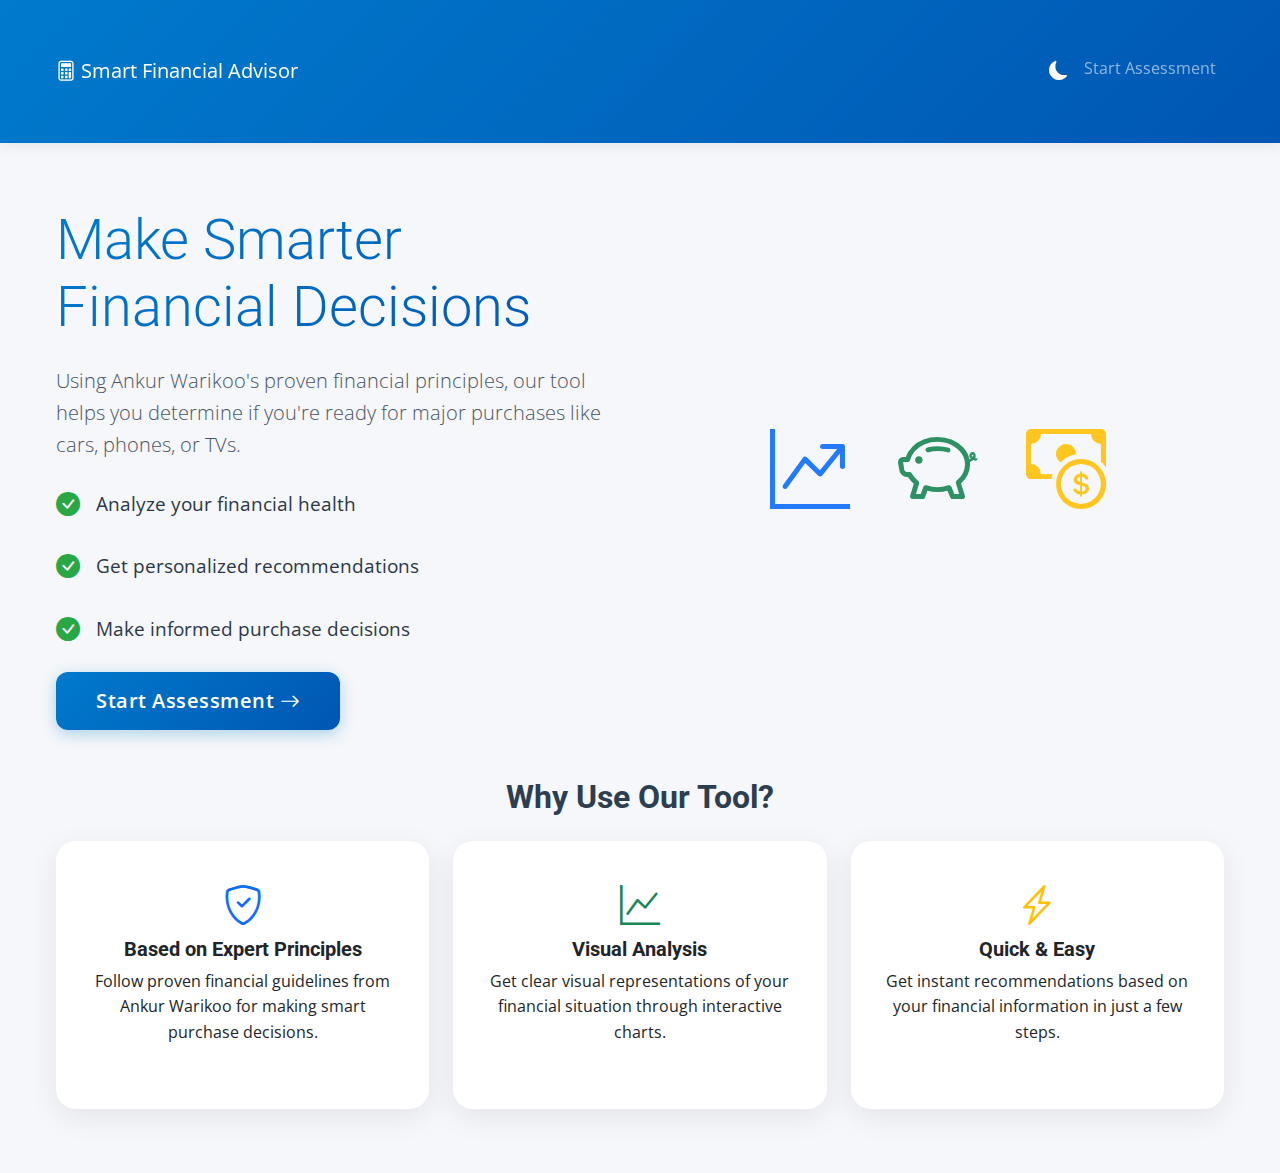
<file: index.html>
<!DOCTYPE html>
<html lang="en">
<head>
    <meta charset="UTF-8">
    <meta name="viewport" content="width=device-width, initial-scale=1.0">
    <title>Smart Financial Advisor - Make Better Financial Decisions</title>
    <link href="https://fonts.googleapis.com/css2?family=Roboto:wght@400;500;700&family=Open+Sans:wght@400;600;700&display=swap" rel="stylesheet">
    <link href="https://cdn.jsdelivr.net/npm/bootstrap@5.1.3/dist/css/bootstrap.min.css" rel="stylesheet">
    <link rel="stylesheet" href="https://cdn.jsdelivr.net/npm/bootstrap-icons@1.8.1/font/bootstrap-icons.css">
    <link rel="stylesheet" href="styles.css">
</head>
<body>
    <nav class="navbar navbar-expand-lg navbar-dark">
        <div class="container">
            <a class="navbar-brand" href="/"><i class="bi bi-calculator"></i> Smart Financial Advisor</a>
            <button class="navbar-toggler" type="button" data-bs-toggle="collapse" data-bs-target="#navbarNav">
                <span class="navbar-toggler-icon"></span>
            </button>
            <div class="collapse navbar-collapse" id="navbarNav">
                <ul class="navbar-nav ms-auto">
                    <li class="nav-item">
                        <button onclick="toggleTheme()" class="theme-toggle nav-link">
                            <i id="themeIcon" class="bi bi-moon-fill"></i>
                        </button>
                    </li>
                    <li class="nav-item">
                        <a class="nav-link" href="/main.html">Start Assessment</a>
                    </li>
                </ul>
            </div>
        </div>
    </nav>

    <div class="container landing-container">
        <div class="row align-items-center min-vh-75">
            <div class="col-md-6">
                <h1 class="display-4 mb-4">Make Smarter Financial Decisions</h1>
                <p class="lead mb-4">Using Ankur Warikoo's proven financial principles, our tool helps you determine if you're ready for major purchases like cars, phones, or TVs.</p>
                <div class="features mb-4">
                    <div class="feature-item">
                        <i class="bi bi-check-circle-fill"></i>
                        <span>Analyze your financial health</span>
                    </div>
                    <div class="feature-item">
                        <i class="bi bi-check-circle-fill"></i>
                        <span>Get personalized recommendations</span>
                    </div>
                    <div class="feature-item">
                        <i class="bi bi-check-circle-fill"></i>
                        <span>Make informed purchase decisions</span>
                    </div>
                </div>
                <a href="main.html" class="btn btn-primary btn-lg">
                    Start Assessment <i class="bi bi-arrow-right"></i>
                </a>
            </div>
            <div class="col-md-6">
                <div class="landing-illustration">
                    <i class="bi bi-graph-up-arrow text-primary"></i>
                    <i class="bi bi-piggy-bank text-success"></i>
                    <i class="bi bi-cash-coin text-warning"></i>
                </div>
            </div>
        </div>

        <div class="row mt-5">
            <div class="col-12 text-center">
                <h2 class="mb-4">Why Use Our Tool?</h2>
            </div>
            <div class="col-md-4">
                <div class="card h-100">
                    <div class="card-body text-center">
                        <i class="bi bi-shield-check text-primary mb-3" style="font-size: 2.5rem;"></i>
                        <h5 class="card-title">Based on Expert Principles</h5>
                        <p class="card-text">Follow proven financial guidelines from Ankur Warikoo for making smart purchase decisions.</p>
                    </div>
                </div>
            </div>
            <div class="col-md-4">
                <div class="card h-100">
                    <div class="card-body text-center">
                        <i class="bi bi-graph-up text-success mb-3" style="font-size: 2.5rem;"></i>
                        <h5 class="card-title">Visual Analysis</h5>
                        <p class="card-text">Get clear visual representations of your financial situation through interactive charts.</p>
                    </div>
                </div>
            </div>
            <div class="col-md-4">
                <div class="card h-100">
                    <div class="card-body text-center">
                        <i class="bi bi-lightning-charge text-warning mb-3" style="font-size: 2.5rem;"></i>
                        <h5 class="card-title">Quick & Easy</h5>
                        <p class="card-text">Get instant recommendations based on your financial information in just a few steps.</p>
                    </div>
                </div>
            </div>
        </div>
    </div>

    <script src="https://cdn.jsdelivr.net/npm/bootstrap@5.1.3/dist/js/bootstrap.bundle.min.js"></script>
    <script src="theme.js"></script>
</body>
</html>
</file>
<file: styles.css>
/* Theme Variables */
:root[data-theme="light"] {
    --bg-color: #f5f7fa;
    --text-color: #333333;
    --heading-color: #2c3e50;
    --card-bg: #ffffff;
    --border-color: #e9ecef;
    --shadow-color: rgba(0, 0, 0, 0.08);
    --input-bg: #ffffff;
    --hover-bg: #f8f9fa;
}

:root[data-theme="dark"] {
    --bg-color: #1a1f24;
    --text-color: #e1e7ef;
    --heading-color: #ffffff;
    --card-bg: #242a32;
    --border-color: #2d353f;
    --shadow-color: rgba(0, 0, 0, 0.2);
    --input-bg: #1e242c;
    --hover-bg: #2a3138;
}

/* Typography */
body {
    font-family: 'Open Sans', sans-serif;
    color: var(--text-color);
    background-color: var(--bg-color);
    line-height: 1.6;
    transition: background-color 0.3s ease, color 0.3s ease;
}

h1, h2, h3, h4, h5, h6 {
    font-family: 'Roboto', sans-serif;
    color: var(--heading-color);
    font-weight: 700;
}

/* Navbar */
.navbar {
    box-shadow: 0 2px 15px var(--shadow-color);
    background: linear-gradient(135deg, #007ACC 0%, #0056b3 100%) !important;
    padding: 1rem 0;
    position: sticky;
    top: 0;
    z-index: 1000;
}

/* Theme Toggle Button */
.theme-toggle {
    background: none;
    border: none;
    color: white;
    font-size: 1.2rem;
    padding: 0.5rem;
    cursor: pointer;
    transition: transform 0.3s ease;
}

.theme-toggle:hover {
    transform: scale(1.1);
}

/* Container and Layout */
.container {
    max-width: 1200px;
    padding: 2rem 1rem;
}

/* Landing Page Styles */
.landing-container {
    padding: 4rem 1rem;
}

.landing-container h1 {
    font-size: 3.5rem;
    line-height: 1.2;
    margin-bottom: 1.5rem;
    background: linear-gradient(135deg, #007ACC 0%, #0056b3 100%);
    -webkit-background-clip: text;
    -webkit-text-fill-color: transparent;
    animation: fadeInUp 0.8s ease-out;
}

.landing-container .lead {
    font-size: 1.25rem;
    color: #4a5568;
    margin-bottom: 2rem;
    animation: fadeInUp 1s ease-out;
}

.feature-item {
    display: flex;
    align-items: center;
    gap: 1rem;
    margin-bottom: 1.5rem;
    font-size: 1.2rem;
    color: #2d3748;
    animation: fadeInUp 1.2s ease-out;
}

.feature-item i {
    font-size: 1.5rem;
    color: #28A745;
}

.landing-illustration {
    display: flex;
    justify-content: center;
    align-items: center;
    gap: 3rem;
    padding: 3rem;
    animation: fadeIn 1.5s ease-out;
}

.landing-illustration i {
    font-size: 5rem;
    opacity: 0.9;
    transition: all 0.3s ease;
}

.landing-illustration i:hover {
    transform: scale(1.1);
    opacity: 1;
}

/* Progress Bar */
.progress {
    height: 12px;
    border-radius: 6px;
    background-color: var(--border-color);
    margin: 2rem 0;
    box-shadow: inset 0 1px 2px rgba(0, 0, 0, 0.1);
    overflow: hidden;
}

.progress-bar {
    background: linear-gradient(to right, #007ACC, #00a8ff);
    transition: width 0.8s ease-in-out;
    position: relative;
    overflow: hidden;
}

.progress-bar::after {
    content: '';
    position: absolute;
    top: 0;
    left: -100%;
    width: 100%;
    height: 100%;
    background: linear-gradient(90deg, transparent, rgba(255,255,255,0.2), transparent);
    animation: shimmer 2s infinite;
}

/* Cards */
.card {
    border: none;
    border-radius: 20px;
    box-shadow: 0 8px 30px var(--shadow-color);
    transition: transform 0.3s ease, box-shadow 0.3s ease;
    margin-bottom: 2rem;
    background: var(--card-bg);
    overflow: hidden;
}

.card:hover {
    transform: translateY(-5px);
    box-shadow: 0 12px 40px var(--shadow-color);
}

.card-header {
    background: var(--card-bg);
    border-bottom: 1px solid var(--border-color);
    padding: 1.5rem 2rem;
    border-radius: 20px 20px 0 0 !important;
}

.card-header h4 {
    font-size: 1.5rem;
    margin: 0;
    display: flex;
    align-items: center;
    gap: 0.75rem;
}

.card-header i {
    font-size: 1.8rem;
    color: #007ACC;
}

.card-body {
    padding: 2rem;
}

/* Form Controls */
.form-label {
    font-weight: 600;
    color: var(--heading-color);
    margin-bottom: 0.75rem;
    font-size: 1.1rem;
}

.form-control, .form-select {
    border: 2px solid var(--border-color);
    border-radius: 12px;
    padding: 0.875rem 1.25rem;
    font-size: 1rem;
    transition: all 0.3s ease;
    box-shadow: 0 2px 4px rgba(0, 0, 0, 0.02);
    background-color: var(--input-bg);
    color: var(--text-color);
}

.form-control:focus, .form-select:focus {
    border-color: #007ACC;
    box-shadow: 0 0 0 4px rgba(0, 122, 204, 0.15);
    background-color: var(--input-bg);
    color: var(--text-color);
}

.input-group {
    border-radius: 12px;
    overflow: hidden;
}

.input-group-text {
    background-color: var(--hover-bg);
    border: 2px solid var(--border-color);
    padding: 0.875rem 1.25rem;
    color: var(--text-color);
    font-weight: 600;
    min-width: 3.5rem;
    justify-content: center;
}

/* Buttons */
.btn {
    padding: 0.875rem 2.5rem;
    font-weight: 600;
    border-radius: 12px;
    transition: all 0.3s ease;
    letter-spacing: 0.5px;
    position: relative;
    overflow: hidden;
}

.btn-primary {
    background: linear-gradient(135deg, #007ACC 0%, #0056b3 100%);
    border: none;
    box-shadow: 0 4px 15px rgba(0, 122, 204, 0.3);
}

.btn-primary:hover {
    background: linear-gradient(135deg, #0056b3 0%, #003d80 100%);
    transform: translateY(-2px);
    box-shadow: 0 6px 20px rgba(0, 122, 204, 0.4);
}

.btn-secondary {
    background: #6c757d;
    border: none;
    box-shadow: 0 4px 15px rgba(108, 117, 125, 0.3);
}

.btn-secondary:hover {
    transform: translateY(-2px);
    box-shadow: 0 6px 20px rgba(108, 117, 125, 0.4);
}

/* Results Section */
.result-card {
    border-radius: 15px;
    padding: 2rem;
    margin-bottom: 2rem;
    background-color: var(--card-bg);
    background: bottom !important;
    border-left: 6px solid;
    box-shadow: 0 5px 20px var(--shadow-color);
    transition: transform 0.3s ease;
}

.result-card:hover {
    transform: translateX(5px);
}

.result-positive {
    border-left-color: #28A745;
    background: linear-gradient(to right, #f8fff9, #fff);
}

.result-warning {
    border-left-color: #FFC107;
    background: linear-gradient(to right, #fffcf5, #fff);
}

.result-negative {
    border-left-color: #DC3545;
    background: linear-gradient(to right, #fff8f8, #fff);
}

.list-group-item {
    padding: 1.25rem 1.5rem;
    border: 1px solid var(--border-color);
    background: var(--card-bg);
    transition: all 0.3s ease;
    color: var(--text-color);
}

.list-group-item:hover {
    background: var(--hover-bg);
}

/* Charts */
canvas {
    margin: 1.5rem 0;
    max-width: 100%;
    height: 300px !important;
}

.card .card-body canvas {
    margin: 0;
}

/* Home Button */
.home-btn {
    position: fixed;
    bottom: 2rem;
    right: 2rem;
    z-index: 1000;
    padding: 0.875rem 1.75rem;
    border-radius: 50px;
    box-shadow: 0 4px 15px rgba(0, 0, 0, 0.15);
    transition: all 0.3s ease;
    background: var(--card-bg);
    color: #007ACC;
}

.home-btn:hover {
    transform: translateY(-2px);
    box-shadow: 0 6px 20px rgba(0, 0, 0, 0.2);
    background: #007ACC;
    color: white;
}

/* Animations */
@keyframes fadeInUp {
    from {
        opacity: 0;
        transform: translateY(20px);
    }
    to {
        opacity: 1;
        transform: translateY(0);
    }
}

@keyframes fadeIn {
    from {
        opacity: 0;
    }
    to {
        opacity: 1;
    }
}

@keyframes shimmer {
    100% {
        left: 100%;
    }
}

.step {
    transition: all 0.4s ease-in-out;
}

.d-none {
    opacity: 0;
    transform: translateX(-20px);
}

/* Responsive Adjustments */
@media (max-width: 768px) {
    .container {
        padding: 1rem;
    }

    .landing-container h1 {
        font-size: 2.5rem;
    }

    .card {
        margin-bottom: 1rem;
    }

    .btn {
        width: 100%;
        margin-bottom: 0.5rem;
    }

    .progress {
        margin: 1rem 0;
    }

    .landing-illustration {
        margin-top: 2rem;
        padding: 1rem;
    }

    .home-btn {
        bottom: 1rem;
        right: 1rem;
    }
}
</file>
